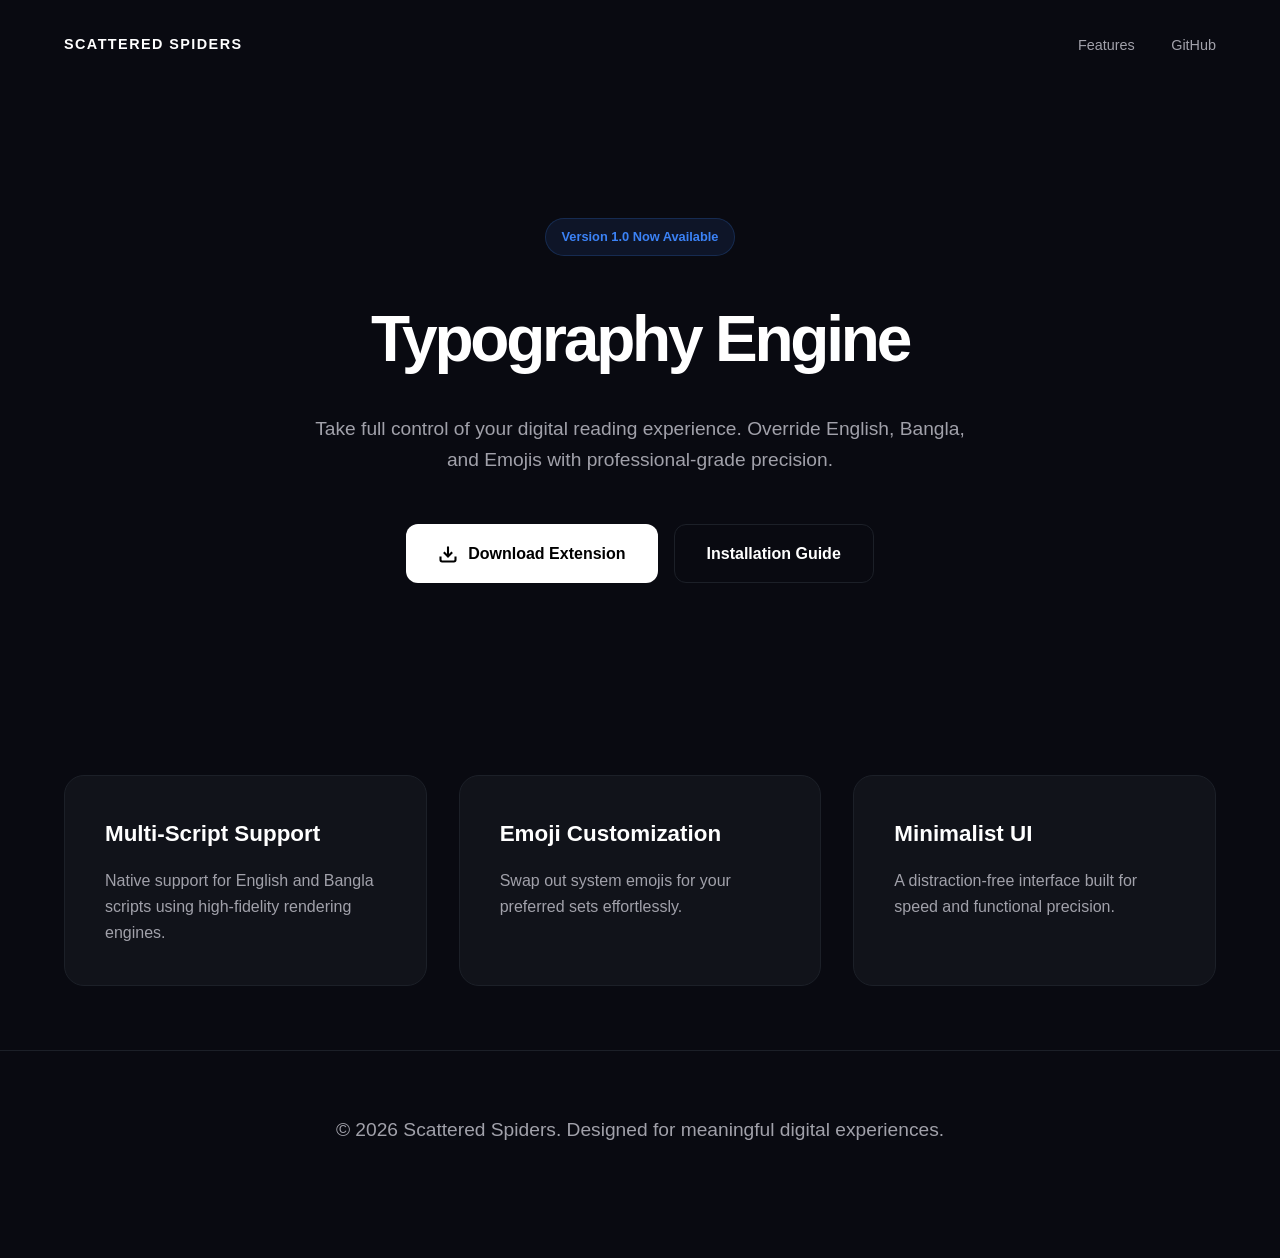
<file: index.html>
<!DOCTYPE html>
<html lang="en">
<head>
    <meta charset="UTF-8">
    <meta name="viewport" content="width=device-width, initial-scale=1.0">
    <title>Typography Engine | Scattered Spiders</title>
    <link rel="stylesheet" href="style.css">
</head>
<body>
    <nav>
        <div class="logo">SCATTERED SPIDERS</div>
        <div class="links">
            <a href="#features">Features</a>
            <a href="https://github.com/yourusername" target="_blank">GitHub</a>
        </div>
    </nav>

    <main>
        <section class="hero">
            <div class="badge">Version 1.0 Now Available</div>
            <h1>Typography Engine</h1>
            <p>Take full control of your digital reading experience. Override English, Bangla, and Emojis with professional-grade precision.</p>
            
            <div class="cta-group">
                <a href="https://github.com/mehsain9/typography-engine/releases/tag/v1.0.0" download class="btn-primary">
                    <svg viewBox="0 0 24 24" width="20" height="20" fill="none" stroke="currentColor" stroke-width="2.5"><path d="M21 15v4a2 2 0 0 1-2 2H5a2 2 0 0 1-2-2v-4"/><polyline points="7 10 12 15 17 10"/><line x1="12" y1="15" x2="12" y2="3"/></svg>
                    Download Extension
                </a>
                <a href="installation-guide.html" class="btn-secondary">Installation Guide</a>
            </div>
        </section>

        <section id="features" class="grid">
            <div class="card">
                <h3>Multi-Script Support</h3>
                <p>Native support for English and Bangla scripts using high-fidelity rendering engines.</p>
            </div>
            <div class="card">
                <h3>Emoji Customization</h3>
                <p>Swap out system emojis for your preferred sets effortlessly.</p>
            </div>
            <div class="card">
                <h3>Minimalist UI</h3>
                <p>A distraction-free interface built for speed and functional precision.</p>
            </div>
        </section>
    </main>

    <footer>
        <p>&copy; 2026 Scattered Spiders. Designed for meaningful digital experiences.</p>
    </footer>
</body>
</html>
</file>
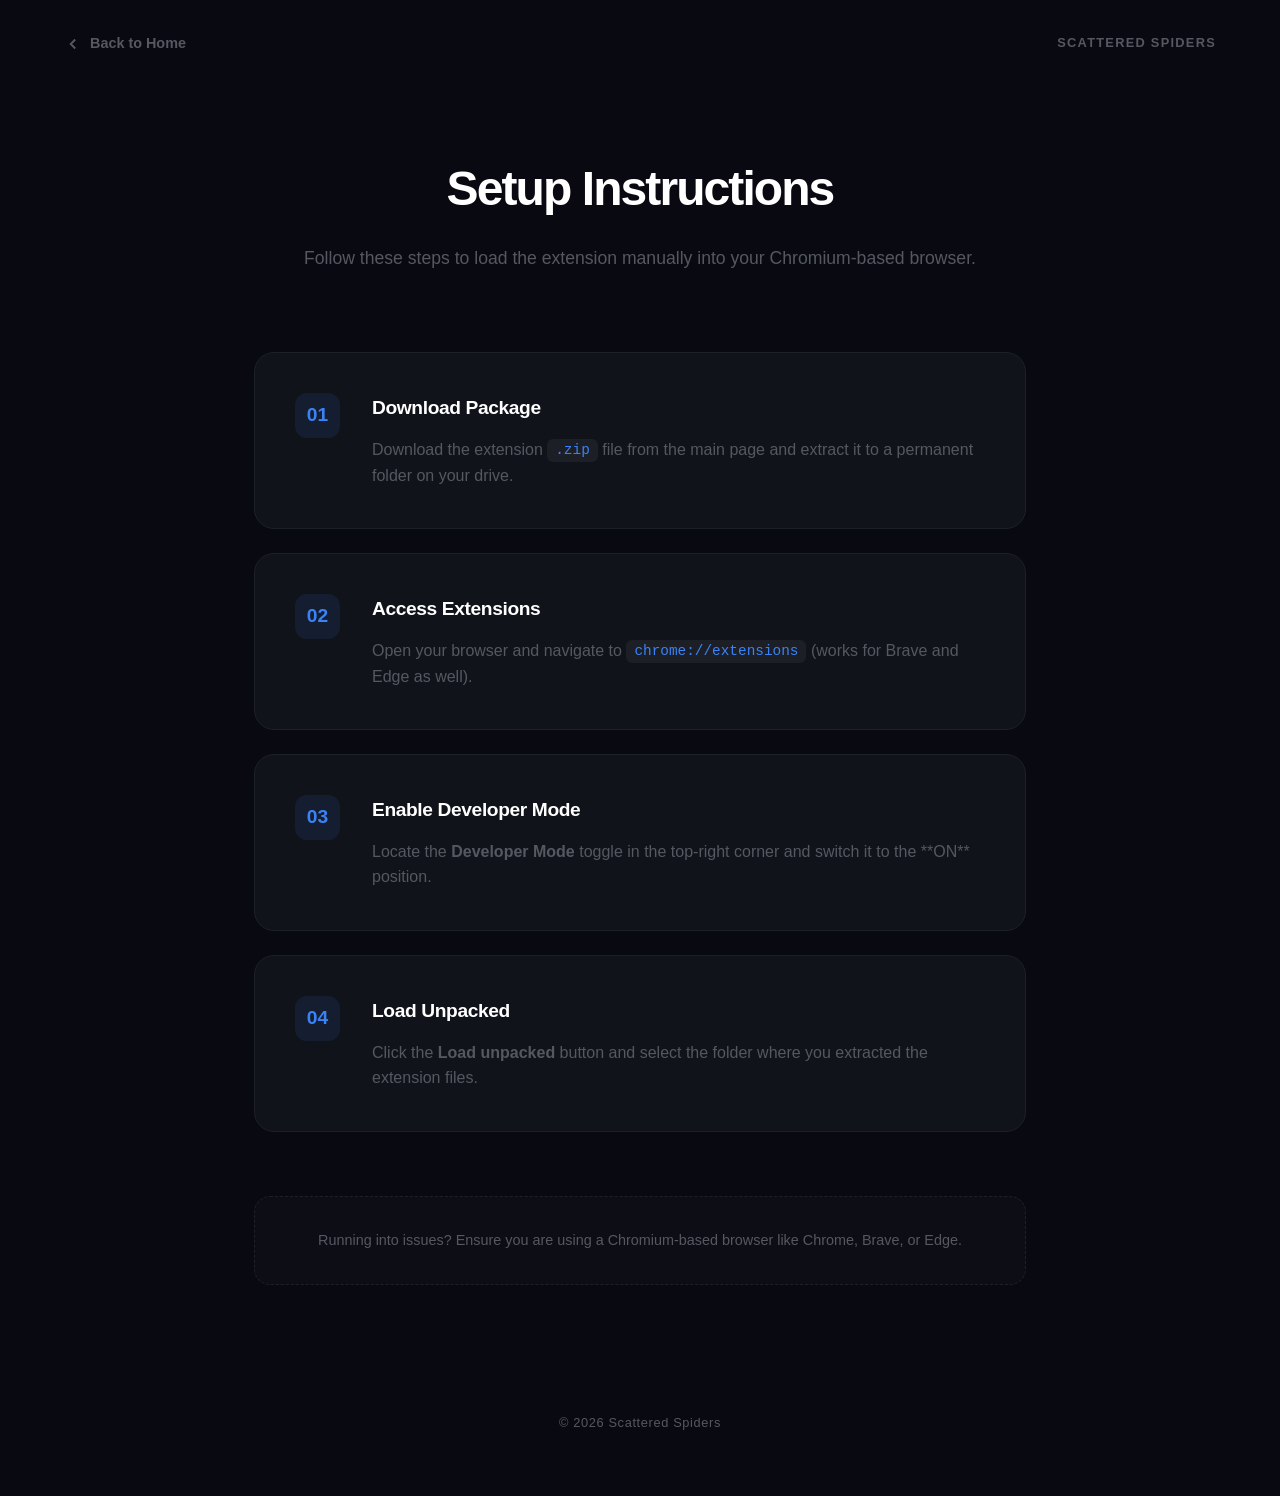
<file: installation-guide.html>
<!DOCTYPE html>
<html lang="en">
<head>
    <meta charset="UTF-8">
    <meta name="viewport" content="width=device-width, initial-scale=1.0">
    <title>Installation Guide | Typography Engine</title>
    <link rel="stylesheet" href="style-installation-guide.css">
</head>
<body>
    <nav>
        <a href="index.html" class="back-link">
            <svg viewBox="0 0 24 24" width="18" height="18" fill="none" stroke="currentColor" stroke-width="2.5"><polyline points="15 18 9 12 15 6"></polyline></svg>
            Back to Home
        </a>
        <div class="logo">SCATTERED SPIDERS</div>
    </nav>

    <main>
        <section class="install-header">
            <h1>Setup Instructions</h1>
            <p>Follow these steps to load the extension manually into your Chromium-based browser.</p>
        </section>

        <div class="steps-grid">
            <div class="step-card">
                <div class="step-num">01</div>
                <div class="step-content">
                    <h4>Download Package</h4>
                    <p>Download the extension <code>.zip</code> file from the main page and extract it to a permanent folder on your drive.</p>
                </div>
            </div>

            <div class="step-card">
                <div class="step-num">02</div>
                <div class="step-content">
                    <h4>Access Extensions</h4>
                    <p>Open your browser and navigate to <code>chrome://extensions</code> (works for Brave and Edge as well).</p>
                </div>
            </div>

            <div class="step-card">
                <div class="step-num">03</div>
                <div class="step-content">
                    <h4>Enable Developer Mode</h4>
                    <p>Locate the <strong>Developer Mode</strong> toggle in the top-right corner and switch it to the **ON** position.</p>
                </div>
            </div>

            <div class="step-card">
                <div class="step-num">04</div>
                <div class="step-content">
                    <h4>Load Unpacked</h4>
                    <p>Click the <strong>Load unpacked</strong> button and select the folder where you extracted the extension files.</p>
                </div>
            </div>
        </div>

        <div class="support-note">
            <p>Running into issues? Ensure you are using a Chromium-based browser like Chrome, Brave, or Edge.</p>
        </div>
    </main>

    <footer>
        <p>&copy; 2026 Scattered Spiders</p>
    </footer>
</body>
</html>
</file>
<file: style.css>
:root {
    --bg: #090a11;
    --card: #11131a;
    --border: #1c2028;
    --accent: #3b82f6;
    --text-dim: #a1a1aa;
}

* { box-sizing: border-box; margin: 0; padding: 0; }

body {
    background-color: var(--bg);
    color: white;
    font-family: -apple-system, BlinkMacSystemFont, "Segoe UI", Roboto, sans-serif;
    line-height: 1.6;
}

nav {
    display: flex;
    justify-content: space-between;
    padding: 2rem 5%;
    align-items: center;
}

.logo { font-weight: 800; letter-spacing: 0.1em; font-size: 0.9rem; }

.links a {
    color: var(--text-dim);
    text-decoration: none;
    margin-left: 2rem;
    font-size: 0.9rem;
    transition: color 0.2s;
}

.links a:hover { color: white; }

.hero {
    text-align: center;
    padding: 8rem 5%;
    max-width: 800px;
    margin: 0 auto;
}

.badge {
    background: rgba(59, 130, 246, 0.1);
    color: var(--accent);
    padding: 0.5rem 1rem;
    border-radius: 100px;
    font-size: 0.8rem;
    font-weight: 600;
    display: inline-block;
    margin-bottom: 2rem;
    border: 1px solid rgba(59, 130, 246, 0.2);
}

h1 { font-size: 4rem; letter-spacing: -0.05em; margin-bottom: 1.5rem; }

p { color: var(--text-dim); font-size: 1.2rem; margin-bottom: 3rem; }

.cta-group { display: flex; gap: 1rem; justify-content: center; }

.btn-primary {
    background: white;
    color: black;
    padding: 1rem 2rem;
    border-radius: 12px;
    text-decoration: none;
    font-weight: 700;
    display: flex;
    align-items: center;
    gap: 10px;
    transition: transform 0.2s;
}

.btn-secondary {
    border: 1px solid var(--border);
    color: white;
    padding: 1rem 2rem;
    border-radius: 12px;
    text-decoration: none;
    font-weight: 600;
    transition: background 0.2s;
}

.btn-primary:hover { transform: translateY(-2px); }
.btn-secondary:hover { background: rgba(255,255,255,0.05); }

.grid {
    display: grid;
    grid-template-columns: repeat(auto-fit, minmax(250px, 1fr));
    gap: 2rem;
    padding: 4rem 5%;
}

.card {
    background: var(--card);
    border: 1px solid var(--border);
    padding: 2.5rem;
    border-radius: 20px;
}

.card h3 { margin-bottom: 1rem; font-size: 1.4rem; }
.card p { font-size: 1rem; margin-bottom: 0; }

footer {
    text-align: center;
    padding: 4rem;
    border-top: 1px solid var(--border);
    color: #555;
    font-size: 0.9rem;
}
</file>
<file: style-installation-guide.css>
:root {
    --bg: #090a11;
    --card: #11131a;
    --border: #1c2028;
    --accent: #3b82f6;
    --text-main: #ffffff;
    --text-dim: #555861;
}

* { box-sizing: border-box; margin: 0; padding: 0; }

body {
    background-color: var(--bg);
    color: var(--text-main);
    font-family: -apple-system, BlinkMacSystemFont, "Segoe UI", Roboto, sans-serif;
    line-height: 1.6;
    -webkit-font-smoothing: antialiased;
}

nav {
    display: flex;
    justify-content: space-between;
    padding: 2rem 5%;
    align-items: center;
}

.back-link {
    color: var(--text-dim);
    text-decoration: none;
    font-size: 0.9rem;
    font-weight: 600;
    display: flex;
    align-items: center;
    gap: 8px;
    transition: color 0.2s;
}

.back-link:hover { color: white; }

.logo { 
    font-weight: 800; 
    letter-spacing: 0.1em; 
    font-size: 0.8rem; 
    color: var(--text-dim);
}

main {
    max-width: 900px;
    margin: 0 auto;
    padding: 4rem 5%;
}

.install-header {
    text-align: center;
    margin-bottom: 5rem;
}

.install-header h1 {
    font-size: 3rem;
    letter-spacing: -0.04em;
    margin-bottom: 1rem;
}

.install-header p {
    color: var(--text-dim);
    font-size: 1.1rem;
}

.steps-grid {
    display: grid;
    gap: 1.5rem;
}

.step-card {
    background: var(--card);
    border: 1px solid var(--border);
    border-radius: 20px;
    padding: 2.5rem;
    display: flex;
    gap: 2rem;
    align-items: flex-start;
    position: relative;
    overflow: hidden;
}

.step-num {
    font-size: 1.2rem;
    font-weight: 800;
    color: var(--accent);
    background: rgba(59, 130, 246, 0.1);
    width: 45px;
    height: 45px;
    display: flex;
    align-items: center;
    justify-content: center;
    border-radius: 12px;
    flex-shrink: 0;
}

.step-content h4 {
    font-size: 1.2rem;
    margin-bottom: 0.8rem;
    letter-spacing: -0.02em;
}

.step-content p {
    color: var(--text-dim);
    font-size: 1rem;
}

code {
    background: rgba(255, 255, 255, 0.05);
    padding: 0.2rem 0.5rem;
    border-radius: 6px;
    font-family: 'SFMono-Regular', Consolas, monospace;
    font-size: 0.9rem;
    color: var(--accent);
}

.support-note {
    margin-top: 4rem;
    padding: 2rem;
    border-radius: 16px;
    background: rgba(255, 255, 255, 0.02);
    border: 1px dashed var(--border);
    text-align: center;
    color: var(--text-dim);
    font-size: 0.9rem;
}

footer {
    text-align: center;
    padding: 4rem;
    color: var(--text-dim);
    font-size: 0.8rem;
    letter-spacing: 0.05em;
}

@media (max-width: 600px) {
    .step-card { flex-direction: column; gap: 1rem; }
    h1 { font-size: 2.2rem; }
}
</file>
